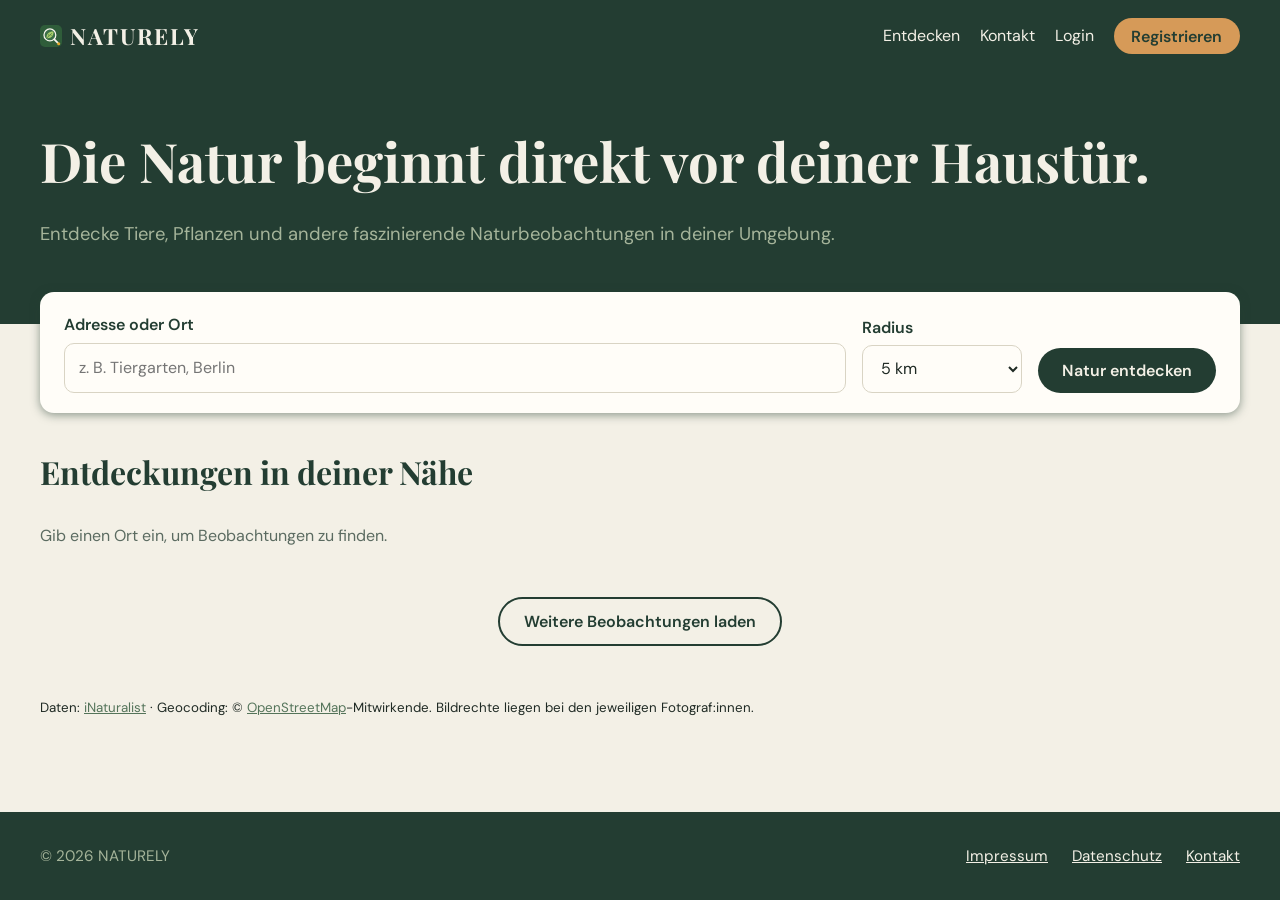
<file: frontend/index.html>
<!DOCTYPE html>
<html lang="de">
<head>
  <meta charset="utf-8">
  <meta name="viewport" content="width=device-width, initial-scale=1">
  <title>Naturbeobachtungen in deiner Umgebung – NATURELY</title>
  <meta name="description" content="NATURELY – Naturbeobachtungen in deiner Umgebung entdecken.">
  <link rel="stylesheet" href="css/style.css">
  <script src="js/ui/nav.js" defer></script>
</head>
<body>
  <a class="skip" href="#inhalt">Zum Inhalt springen</a>
  <header class="site-header">
    <div class="wrap">
      <a class="logo" href="index.html"><img src="assets/images/logo.svg" alt="">NATURELY</a>
      <button class="nav-toggle" type="button" aria-expanded="false" aria-controls="site-nav" aria-label="Menü öffnen">
        <span class="nav-toggle__bar"></span>
        <span class="nav-toggle__bar"></span>
        <span class="nav-toggle__bar"></span>
      </button>
      <nav class="site-nav" id="site-nav" aria-label="Hauptnavigation">
        <ul class="nav">
        <li><a href="index.html#suche">Entdecken</a></li>
        <li><a href="kontakt.html">Kontakt</a></li>
        <li><a href="login.html">Login</a></li>
        <li><a class="btn btn--accent" href="registrierung.html">Registrieren</a></li>
        </ul>
      </nav>
    </div>
  </header>

  <main id="inhalt">
    <section class="hero">
      <div class="wrap">
        <div>
          <h1>Die Natur beginnt direkt vor deiner Haustür.</h1>
          <p>Entdecke Tiere, Pflanzen und andere faszinierende Naturbeobachtungen in deiner Umgebung.</p>
        </div>
        <!-- <div class="hero__visual" role="img" aria-label="Platzhalter für ein Naturfoto"></div> -->
      </div>
    </section>

    <div class="wrap">
      <section class="search" id="suche" aria-label="Suche">
        <form id="search-form" novalidate>
          <div class="field">
            <label for="address">Adresse oder Ort</label>
            <input id="address" name="address" type="text" placeholder="z. B. Tiergarten, Berlin" autocomplete="street-address">
          </div>
          <div class="field">
            <label for="radius">Radius</label>
            <select id="radius" name="radius">
              <option value="1">1 km</option>
              <option value="5" selected>5 km</option>
              <option value="10">10 km</option>
              <option value="25">25 km</option>
            </select>
          </div>
          <button class="btn" type="submit">Natur entdecken</button>
        </form>
      </section>

      <section aria-labelledby="ergebnisse-titel">
        <div class="results-head">
          <h2 id="ergebnisse-titel">Entdeckungen in deiner Nähe</h2>
          <span id="count"></span>
        </div>
        <p id="status" class="status" role="status" aria-live="polite">Gib einen Ort ein, um Beobachtungen zu finden.</p>
        <ul id="results" class="grid"></ul>
        <div class="more"><button id="load-more" class="btn btn--ghost" type="button" hidden>Weitere Beobachtungen laden</button></div>
      </section>
      <p class="credits"><small>Daten: <a href="https://www.inaturalist.org/" target="_blank" rel="noopener noreferrer">iNaturalist</a> · Geocoding: © <a href="https://www.openstreetmap.org/copyright" target="_blank" rel="noopener noreferrer">OpenStreetMap</a>-Mitwirkende. Bildrechte liegen bei den jeweiligen Fotograf:innen.</small></p>
    </div>
  </main>

  <footer class="site-footer">
    <div class="wrap">
      <p>© 2026 NATURELY</p>
      <nav aria-label="Rechtliches"><ul>
        <li><a href="impressum.html">Impressum</a></li>
        <li><a href="datenschutz.html">Datenschutz</a></li>
        <li><a href="kontakt.html">Kontakt</a></li>
      </ul></nav>
    </div>
  </footer>
  <script type="module" src="js/main.js"></script>
</body>
</html>
</file>
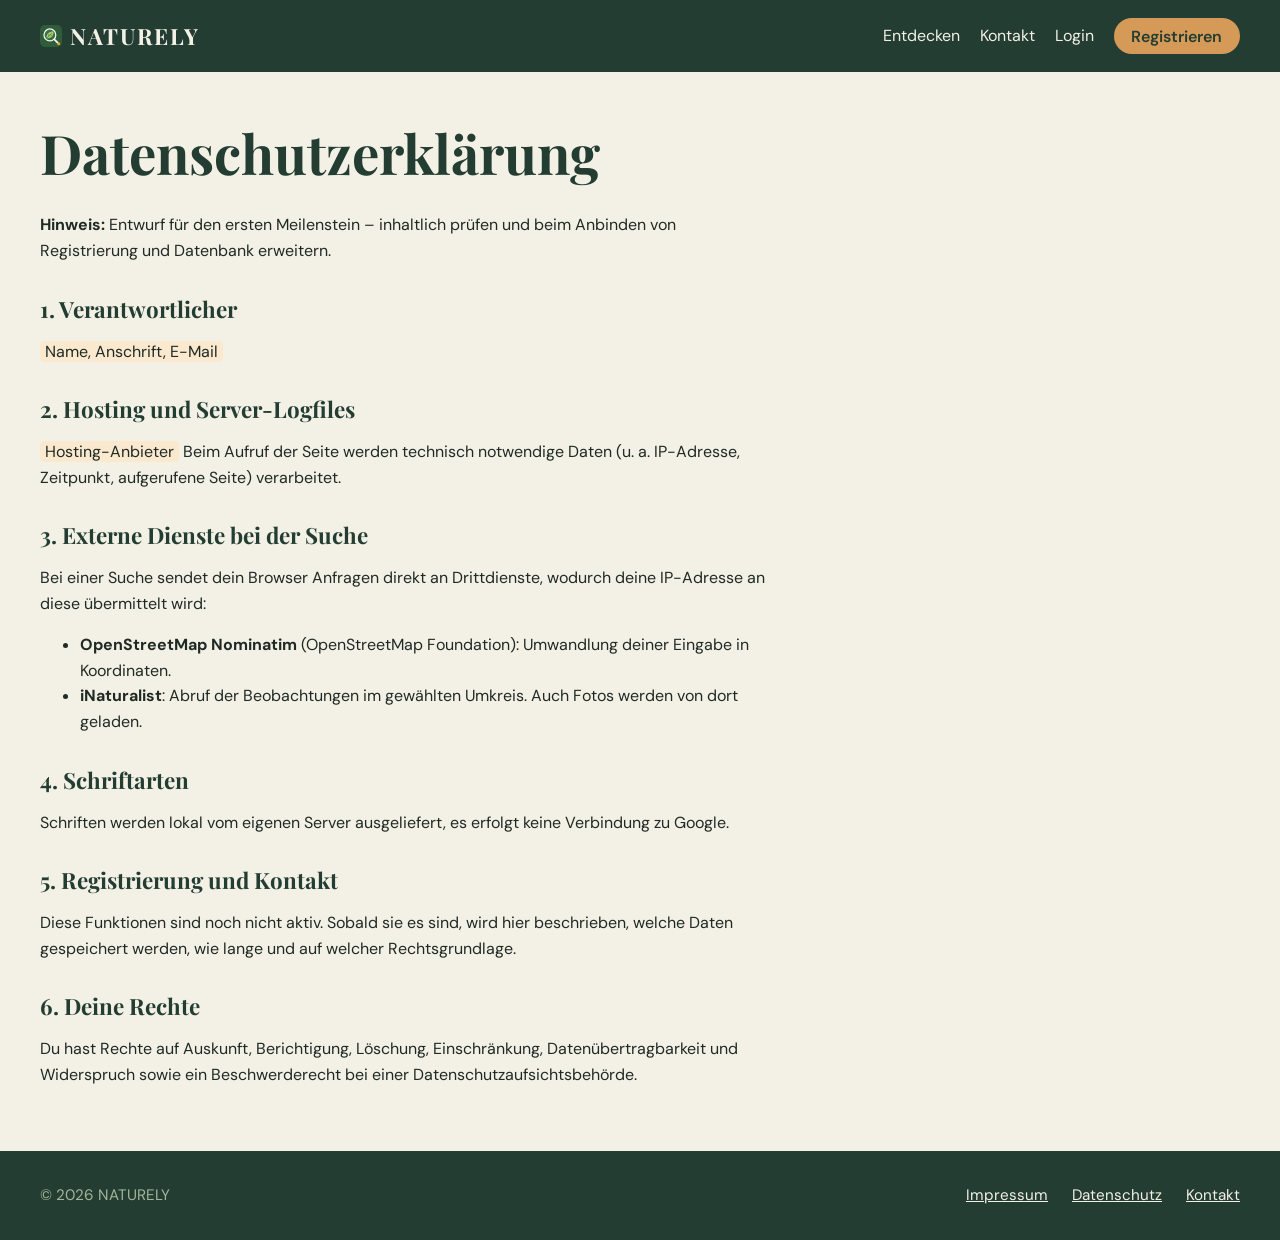
<file: frontend/datenschutz.html>
<!DOCTYPE html>
<html lang="de">
<head>
  <meta charset="utf-8">
  <meta name="viewport" content="width=device-width, initial-scale=1">
  <title>Datenschutzerklärung – NATURELY</title>
  <meta name="description" content="NATURELY – Naturbeobachtungen in deiner Umgebung entdecken.">
  <link rel="stylesheet" href="css/style.css">
  <script src="js/ui/nav.js" defer></script>
</head>
<body>
  <a class="skip" href="#inhalt">Zum Inhalt springen</a>
  <header class="site-header">
    <div class="wrap">
      <a class="logo" href="index.html"><img src="assets/images/logo.svg" alt="">NATURELY</a>
      <button class="nav-toggle" type="button" aria-expanded="false" aria-controls="site-nav" aria-label="Menü öffnen">
        <span class="nav-toggle__bar"></span>
        <span class="nav-toggle__bar"></span>
        <span class="nav-toggle__bar"></span>
      </button>
      <nav class="site-nav" id="site-nav" aria-label="Hauptnavigation">
        <ul class="nav">
        <li><a href="index.html#suche">Entdecken</a></li>
        <li><a href="kontakt.html">Kontakt</a></li>
        <li><a href="login.html">Login</a></li>
        <li><a class="btn btn--accent" href="registrierung.html">Registrieren</a></li>
        </ul>
      </nav>
    </div>
  </header>

  <main id="inhalt">
    <div class="wrap page"><article class="prose">
      <h1>Datenschutzerklärung</h1>
      <p><strong>Hinweis:</strong> Entwurf für den ersten Meilenstein – inhaltlich prüfen und beim Anbinden von Registrierung und Datenbank erweitern.</p>
      <h2>1. Verantwortlicher</h2>
      <p><span class="placeholder">Name, Anschrift, E-Mail</span></p>
      <h2>2. Hosting und Server-Logfiles</h2>
      <p><span class="placeholder">Hosting-Anbieter</span> Beim Aufruf der Seite werden technisch notwendige Daten (u. a. IP-Adresse, Zeitpunkt, aufgerufene Seite) verarbeitet.</p>
      <h2>3. Externe Dienste bei der Suche</h2>
      <p>Bei einer Suche sendet dein Browser Anfragen direkt an Drittdienste, wodurch deine IP-Adresse an diese übermittelt wird:</p>
      <ul>
        <li><strong>OpenStreetMap Nominatim</strong> (OpenStreetMap Foundation): Umwandlung deiner Eingabe in Koordinaten.</li>
        <li><strong>iNaturalist</strong>: Abruf der Beobachtungen im gewählten Umkreis. Auch Fotos werden von dort geladen.</li>
      </ul>
      <h2>4. Schriftarten</h2>
      <p>Schriften werden lokal vom eigenen Server ausgeliefert, es erfolgt keine Verbindung zu Google.</p>
      <h2>5. Registrierung und Kontakt</h2>
      <p>Diese Funktionen sind noch nicht aktiv. Sobald sie es sind, wird hier beschrieben, welche Daten gespeichert werden, wie lange und auf welcher Rechtsgrundlage.</p>
      <h2>6. Deine Rechte</h2>
      <p>Du hast Rechte auf Auskunft, Berichtigung, Löschung, Einschränkung, Datenübertragbarkeit und Widerspruch sowie ein Beschwerderecht bei einer Datenschutzaufsichtsbehörde.</p>
    </article></div>
  </main>

  <footer class="site-footer">
    <div class="wrap">
      <p>© 2026 NATURELY</p>
      <nav aria-label="Rechtliches"><ul>
        <li><a href="impressum.html">Impressum</a></li>
        <li><a href="datenschutz.html">Datenschutz</a></li>
        <li><a href="kontakt.html">Kontakt</a></li>
      </ul></nav>
    </div>
  </footer>
</body>
</html>
</file>
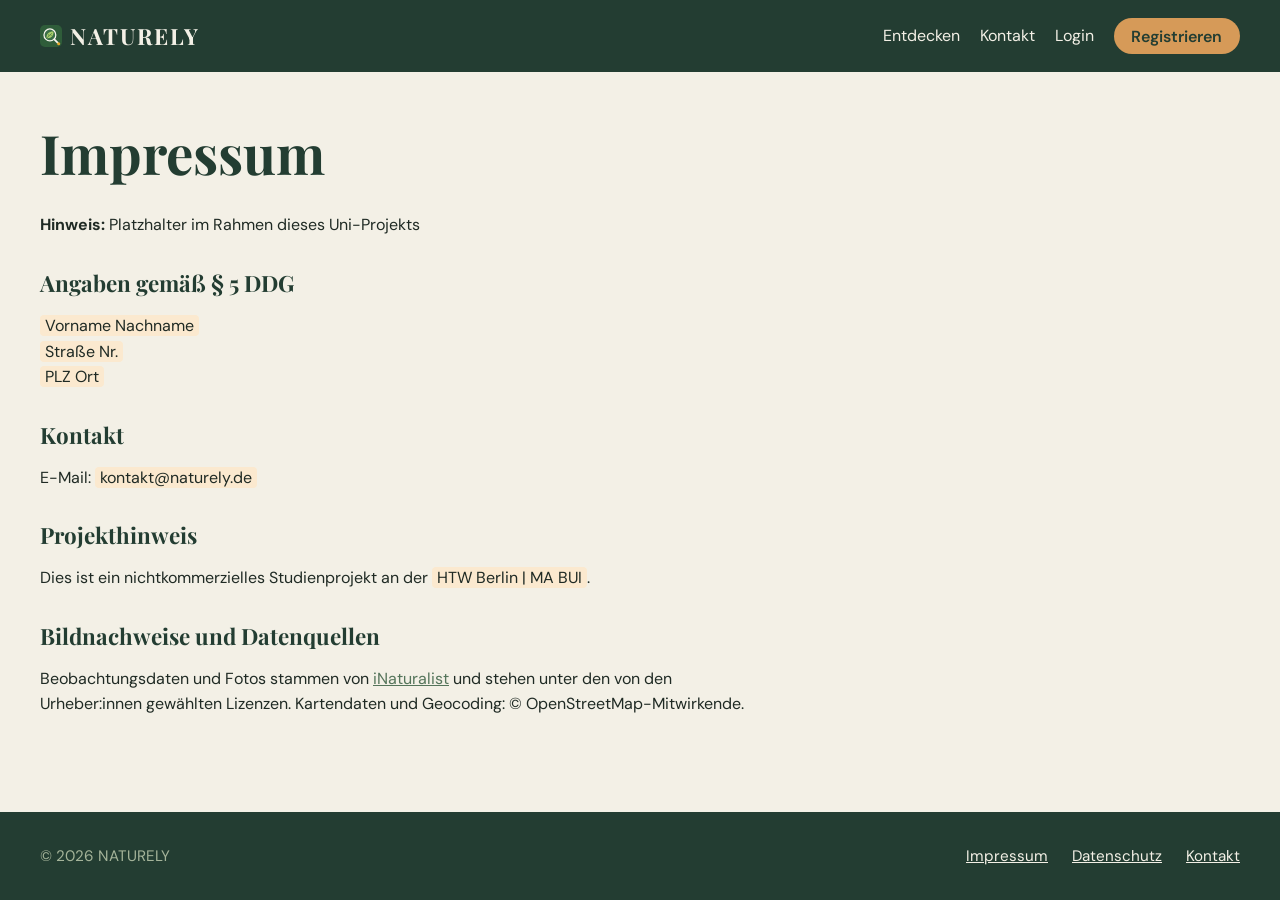
<file: frontend/impressum.html>
<!DOCTYPE html>
<html lang="de">
<head>
  <meta charset="utf-8">
  <meta name="viewport" content="width=device-width, initial-scale=1">
  <title>Impressum – NATURELY</title>
  <meta name="description" content="NATURELY – Naturbeobachtungen in deiner Umgebung entdecken.">
  <link rel="stylesheet" href="css/style.css">
  <script src="js/ui/nav.js" defer></script>
</head>
<body>
  <a class="skip" href="#inhalt">Zum Inhalt springen</a>
  <header class="site-header">
    <div class="wrap">
      <a class="logo" href="index.html"><img src="assets/images/logo.svg" alt="">NATURELY</a>
      <button class="nav-toggle" type="button" aria-expanded="false" aria-controls="site-nav" aria-label="Menü öffnen">
        <span class="nav-toggle__bar"></span>
        <span class="nav-toggle__bar"></span>
        <span class="nav-toggle__bar"></span>
      </button>
      <nav class="site-nav" id="site-nav" aria-label="Hauptnavigation">
        <ul class="nav">
        <li><a href="index.html#suche">Entdecken</a></li>
        <li><a href="kontakt.html">Kontakt</a></li>
        <li><a href="login.html">Login</a></li>
        <li><a class="btn btn--accent" href="registrierung.html">Registrieren</a></li>
        </ul>
      </nav>
    </div>
  </header>

  <main id="inhalt">
    <div class="wrap page"><article class="prose">
      <h1>Impressum</h1>
      <p><strong>Hinweis:</strong> Platzhalter im Rahmen dieses Uni-Projekts</p>
      <h2>Angaben gemäß § 5 DDG</h2>
      <p><span class="placeholder">Vorname Nachname</span><br><span class="placeholder">Straße Nr.</span><br><span class="placeholder">PLZ Ort</span></p>
      <h2>Kontakt</h2>
      <p>E-Mail: <span class="placeholder">kontakt@naturely.de</span></p>
      <h2>Projekthinweis</h2>
      <p>Dies ist ein nichtkommerzielles Studienprojekt an der <span class="placeholder">HTW Berlin | MA BUI</span>.</p>
      <h2>Bildnachweise und Datenquellen</h2>
      <p>Beobachtungsdaten und Fotos stammen von <a href="https://www.inaturalist.org/">iNaturalist</a> und stehen unter den von den Urheber:innen gewählten Lizenzen. Kartendaten und Geocoding: © OpenStreetMap-Mitwirkende.</p>
    </article></div>
  </main>

  <footer class="site-footer">
    <div class="wrap">
      <p>© 2026 NATURELY</p>
      <nav aria-label="Rechtliches"><ul>
        <li><a href="impressum.html">Impressum</a></li>
        <li><a href="datenschutz.html">Datenschutz</a></li>
        <li><a href="kontakt.html">Kontakt</a></li>
      </ul></nav>
    </div>
  </footer>
</body>
</html>
</file>
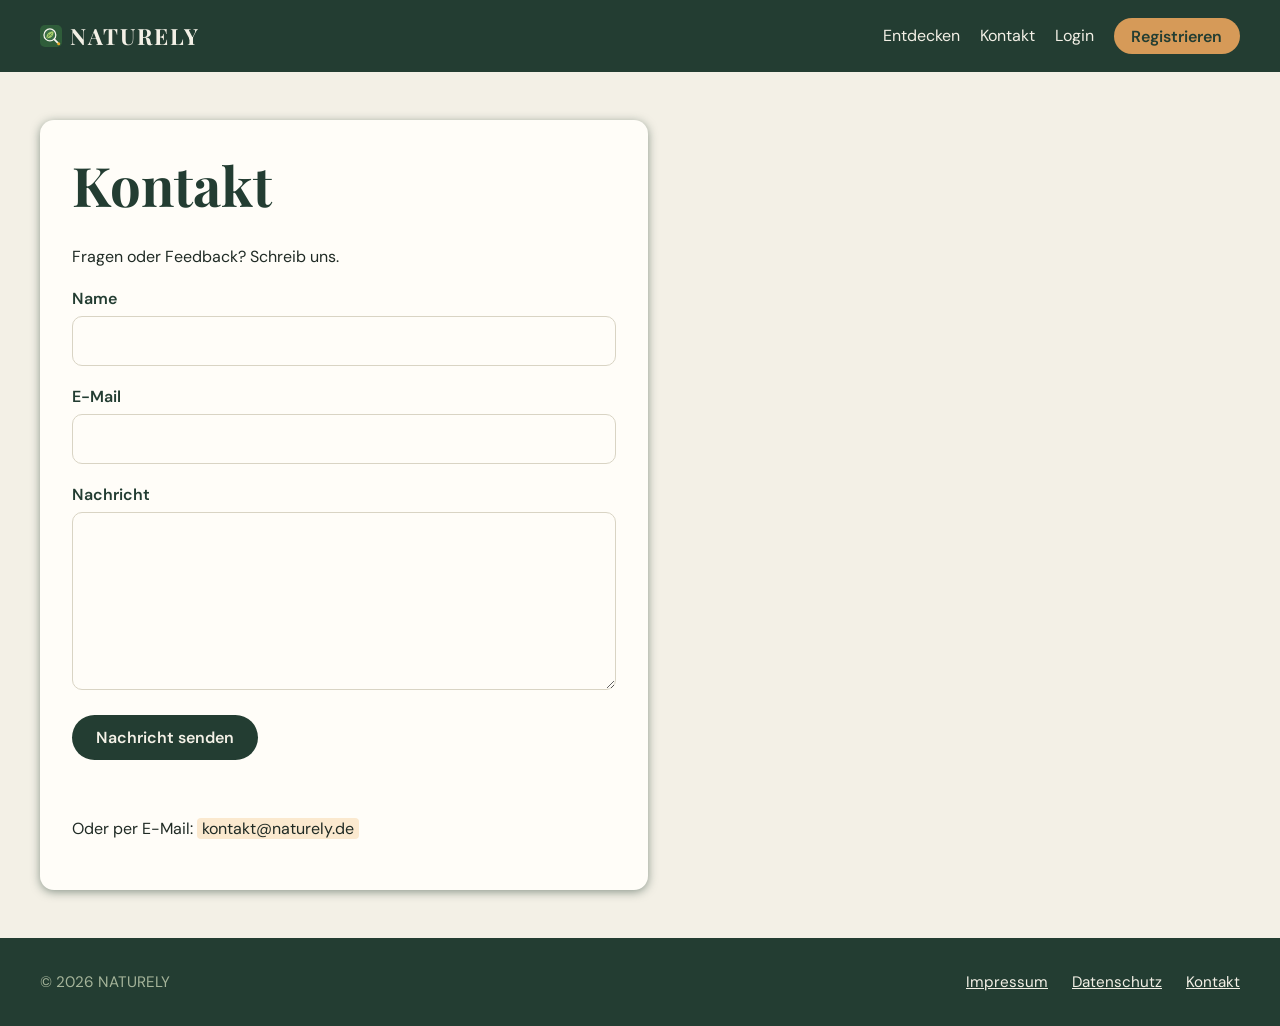
<file: frontend/kontakt.html>
<!DOCTYPE html>
<html lang="de">
<head>
  <meta charset="utf-8">
  <meta name="viewport" content="width=device-width, initial-scale=1">
  <title>Kontakt – NATURELY</title>
  <meta name="description" content="NATURELY – Naturbeobachtungen in deiner Umgebung entdecken.">
  <link rel="stylesheet" href="css/style.css">
  <script src="js/ui/nav.js" defer></script>
</head>
<body>
  <a class="skip" href="#inhalt">Zum Inhalt springen</a>
  <header class="site-header">
    <div class="wrap">
    <a class="logo" href="index.html"><img src="assets/images/logo.svg" alt="">NATURELY</a>
      <button class="nav-toggle" type="button" aria-expanded="false" aria-controls="site-nav" aria-label="Menü öffnen">
        <span class="nav-toggle__bar"></span>
        <span class="nav-toggle__bar"></span>
        <span class="nav-toggle__bar"></span>
      </button>
      <nav class="site-nav" id="site-nav" aria-label="Hauptnavigation">
        <ul class="nav">
        <li><a href="index.html#suche">Entdecken</a></li>
        <li><a href="kontakt.html">Kontakt</a></li>
        <li><a href="login.html">Login</a></li>
        <li><a class="btn btn--accent" href="registrierung.html">Registrieren</a></li>
        </ul>
      </nav>
    </div>
  </header>

  <main id="inhalt">
    <div class="wrap page">
      <div class="panel narrow">
        <h1>Kontakt</h1>
        <p>Fragen oder Feedback? Schreib uns.</p>
        <form data-static action="#" method="post">
          <div class="field"><label for="name">Name</label><input id="name" name="name" type="text" required autocomplete="name"></div>
          <div class="field"><label for="email">E-Mail</label><input id="email" name="email" type="email" required autocomplete="email"></div>
          <div class="field"><label for="message">Nachricht</label><textarea id="message" name="message" rows="6" required></textarea></div>
          <button class="btn" type="submit">Nachricht senden</button>
          <p class="form-note" role="status"></p>
        </form>
        <p>Oder per E-Mail: <span class="placeholder">kontakt@naturely.de</span></p>
      </div>
    </div>
  </main>

  <footer class="site-footer">
    <div class="wrap">
      <p>© 2026 NATURELY</p>
      <nav aria-label="Rechtliches"><ul>
        <li><a href="impressum.html">Impressum</a></li>
        <li><a href="datenschutz.html">Datenschutz</a></li>
        <li><a href="kontakt.html">Kontakt</a></li>
      </ul></nav>
    </div>
  </footer>
  <script type="module" src="js/forms.js"></script>
</body>
</html>
</file>
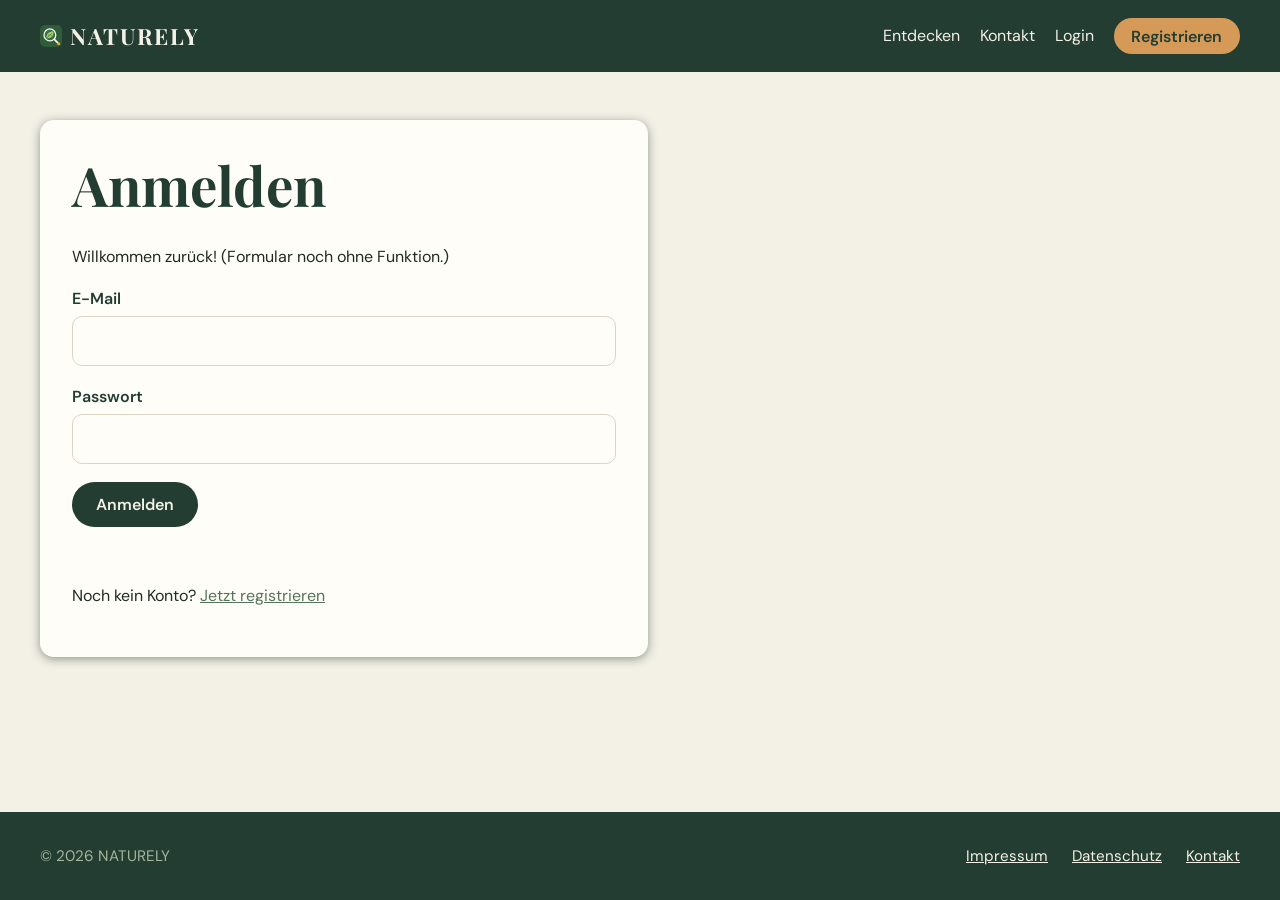
<file: frontend/login.html>
<!DOCTYPE html>
<html lang="de">
<head>
  <meta charset="utf-8">
  <meta name="viewport" content="width=device-width, initial-scale=1">
  <title>Login – NATURELY</title>
  <meta name="description" content="NATURELY – Naturbeobachtungen in deiner Umgebung entdecken.">
  <link rel="stylesheet" href="css/style.css">
  <script src="js/ui/nav.js" defer></script>
</head>
<body>
  <a class="skip" href="#inhalt">Zum Inhalt springen</a>
  <header class="site-header">
    <div class="wrap">
      <a class="logo" href="index.html"><img src="assets/images/logo.svg" alt="">NATURELY</a>
      <button class="nav-toggle" type="button" aria-expanded="false" aria-controls="site-nav" aria-label="Menü öffnen">
        <span class="nav-toggle__bar"></span>
        <span class="nav-toggle__bar"></span>
        <span class="nav-toggle__bar"></span>
      </button>
      <nav class="site-nav" id="site-nav" aria-label="Hauptnavigation">
        <ul class="nav">
        <li><a href="index.html#suche">Entdecken</a></li>
        <li><a href="kontakt.html">Kontakt</a></li>
        <li><a href="login.html">Login</a></li>
        <li><a class="btn btn--accent" href="registrierung.html">Registrieren</a></li>
        </ul>
      </nav>
    </div>
  </header>

  <main id="inhalt">
    <div class="wrap page">
      <div class="panel narrow">
        <h1>Anmelden</h1>
        <p>Willkommen zurück! (Formular noch ohne Funktion.)</p>
        <form data-static action="#" method="post">
          <div class="field"><label for="email">E-Mail</label><input id="email" name="email" type="email" required autocomplete="email"></div>
          <div class="field"><label for="password">Passwort</label><input id="password" name="password" type="password" required autocomplete="current-password"></div>
          <button class="btn" type="submit">Anmelden</button>
          <p class="form-note" role="status"></p>
        </form>
        <p>Noch kein Konto? <a href="registrierung.html">Jetzt registrieren</a></p>
      </div>
    </div>
  </main>

  <footer class="site-footer">
    <div class="wrap">
      <p>© 2026 NATURELY</p>
      <nav aria-label="Rechtliches"><ul>
        <li><a href="impressum.html">Impressum</a></li>
        <li><a href="datenschutz.html">Datenschutz</a></li>
        <li><a href="kontakt.html">Kontakt</a></li>
      </ul></nav>
    </div>
  </footer>
  <script type="module" src="js/forms.js"></script>
</body>
</html>
</file>
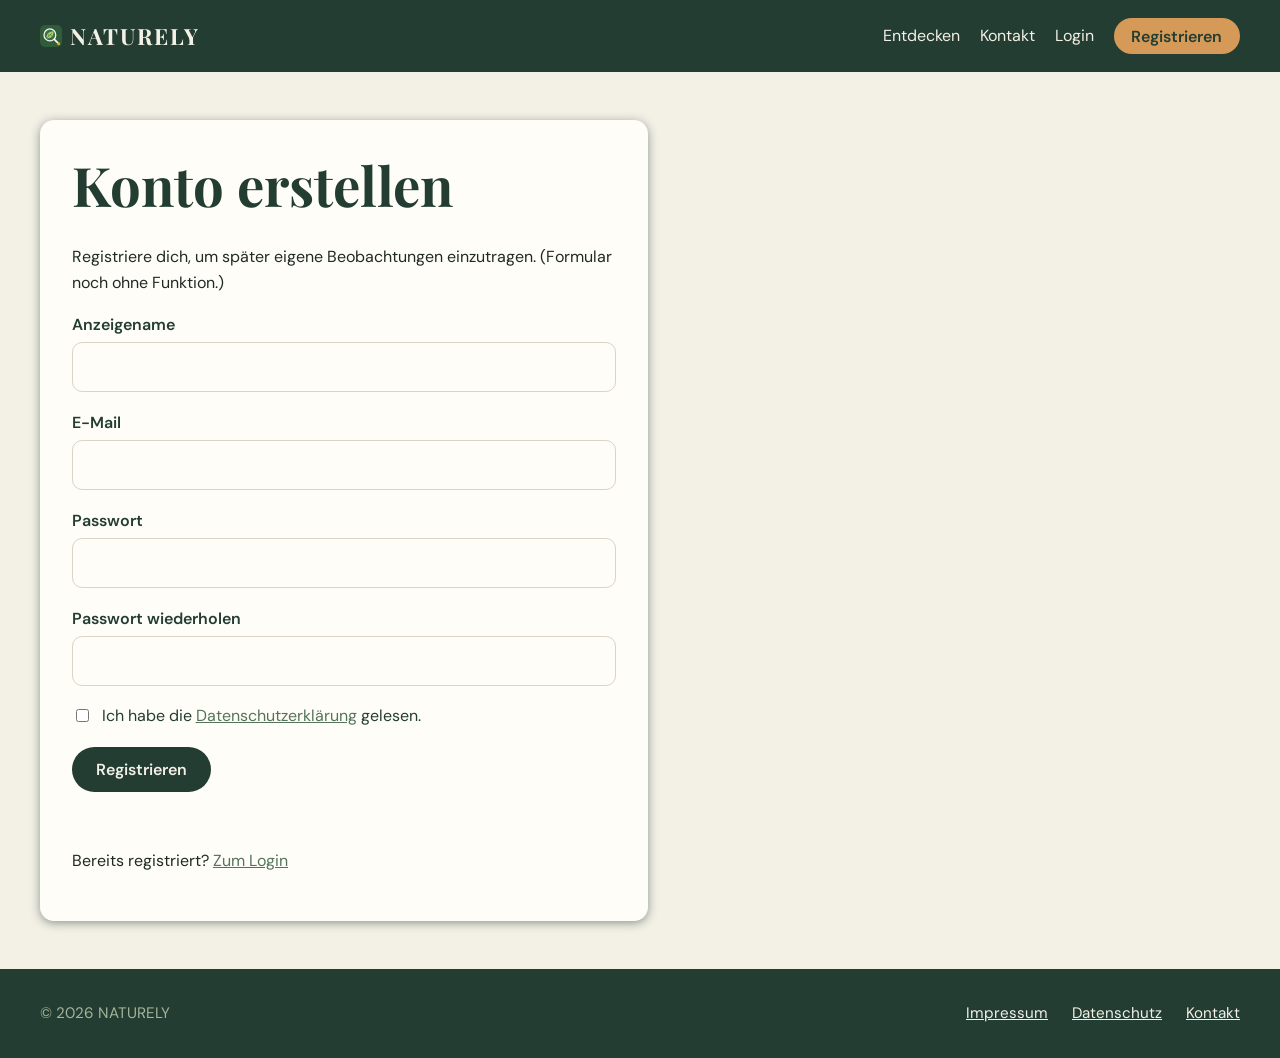
<file: frontend/registrierung.html>
<!DOCTYPE html>
<html lang="de">
<head>
  <meta charset="utf-8">
  <meta name="viewport" content="width=device-width, initial-scale=1">
  <title>Registrierung – NATURELY</title>
  <meta name="description" content="NATURELY – Naturbeobachtungen in deiner Umgebung entdecken.">
  <link rel="stylesheet" href="css/style.css">
  <script src="js/ui/nav.js" defer></script>
</head>
<body>
  <a class="skip" href="#inhalt">Zum Inhalt springen</a>
  <header class="site-header">
    <div class="wrap">
      <a class="logo" href="index.html"><img src="assets/images/logo.svg" alt="">NATURELY</a>
      <button class="nav-toggle" type="button" aria-expanded="false" aria-controls="site-nav" aria-label="Menü öffnen">
        <span class="nav-toggle__bar"></span>
        <span class="nav-toggle__bar"></span>
        <span class="nav-toggle__bar"></span>
      </button>
      <nav class="site-nav" id="site-nav" aria-label="Hauptnavigation">
        <ul class="nav">
        <li><a href="index.html#suche">Entdecken</a></li>
        <li><a href="kontakt.html">Kontakt</a></li>
        <li><a href="login.html">Login</a></li>
        <li><a class="btn btn--accent" href="registrierung.html">Registrieren</a></li>
        </ul>
      </nav>
    </div>
  </header>

  <main id="inhalt">
    <div class="wrap page">
      <div class="panel narrow">
        <h1>Konto erstellen</h1>
        <p>Registriere dich, um später eigene Beobachtungen einzutragen. (Formular noch ohne Funktion.)</p>
        <form data-static action="#" method="post">
          <div class="field"><label for="name">Anzeigename</label><input id="name" name="name" type="text" required autocomplete="nickname"></div>
          <div class="field"><label for="email">E-Mail</label><input id="email" name="email" type="email" required autocomplete="email"></div>
          <div class="field"><label for="password">Passwort</label><input id="password" name="password" type="password" required minlength="8" autocomplete="new-password"></div>
          <div class="field"><label for="password2">Passwort wiederholen</label><input id="password2" name="password2" type="password" required minlength="8" autocomplete="new-password"></div>
          <div class="field"><label class="check"><input type="checkbox" name="privacy" required> <span>Ich habe die <a href="datenschutz.html">Datenschutzerklärung</a> gelesen.</span></label></div>
          <button class="btn" type="submit">Registrieren</button>
          <p class="form-note" role="status"></p>
        </form>
        <p>Bereits registriert? <a href="login.html">Zum Login</a></p>
      </div>
    </div>
  </main>

  <footer class="site-footer">
    <div class="wrap">
      <p>© 2026 NATURELY</p>
      <nav aria-label="Rechtliches"><ul>
        <li><a href="impressum.html">Impressum</a></li>
        <li><a href="datenschutz.html">Datenschutz</a></li>
        <li><a href="kontakt.html">Kontakt</a></li>
      </ul></nav>
    </div>
  </footer>
  <script type="module" src="js/forms.js"></script>
</body>
</html>
</file>
<file: frontend/css/style.css>
/* NATURELY – Stylesheet. Aufbau: 1 Tokens · 2 Basis · 3 Layout · 4 Komponenten · 5 Seiten · 6 Responsive */
 
/* 1 Tokens */
:root {
  --forest: #233d32;
  --sage: #54745a;
  --moss: #a5b49a;
  --cream: #f3f0e6;
  --ochre: #d69a58;
  --white: #fffdf8;
  --text: #1f2a24;
  --muted: #5b6b61;
  --line: #d9d4c4;
  --error: #9b2c2c;
  --font-ui: 'DM Sans', system-ui, -apple-system, 'Segoe UI', Roboto, sans-serif;
  --font-head: 'Playfair Display', Georgia, 'Times New Roman', serif;
  --radius: 14px;
  --shadow: 0 2px 10px rgb(35 61 50 / 0.5);
  --wrap: 1200px;
}
 
/* Schriften lokal einbinden (DSGVO: kein Google-CDN). Dateien siehe assets/fonts/ */
@font-face {
  font-family: 'DM Sans';
  font-weight: 100 1000;
  font-display: swap;
  src: url('../assets/fonts/DMSans-Variable.woff2') format('woff2');
}
 
@font-face {
  font-family: 'Playfair Display';
  font-weight: 400 900;
  font-display: swap;
  src: url('../assets/fonts/PlayfairDisplay-Variable.woff2') format('woff2');
}
 
/* 2 Basis */
*,
*::before,
*::after {
  box-sizing: border-box;
}
 
html {
  scroll-behavior: smooth;
}
 
body {
  margin: 0;
  min-height: 100vh;
  display: flex;
  flex-direction: column;
  font: 1rem/1.6 var(--font-ui);
  color: var(--text);
  background: var(--cream);
}
 
main {
  flex: 1;
}
 
h1,
h2,
h3 {
  font-family: var(--font-head);
  color: var(--forest);
  line-height: 1.2;
  margin: 0 0 0.5em;
}
 
h1 {
  font-size: clamp(2rem, 5vw, 3.4rem);
}
 
h2 {
  font-size: clamp(1.5rem, 3vw, 2rem);
}
 
a {
  color: var(--sage);
}
 
a:hover {
  color: var(--ochre);
}
 
:focus-visible {
  outline: 3px solid var(--ochre);
  outline-offset: 2px;
}
 
img {
  max-width: 100%;
  display: block;
}
 
.wrap {
  width: min(100% - 2rem, var(--wrap));
  margin-inline: auto;
}
 
.skip {
  position: absolute;
  left: -999px;
  top: 0;
  background: var(--forest);
  color: #fff;
  padding: 0.5rem 1rem;
  z-index: 10;
}
 
.skip:focus {
  left: 0;
}
 
/* 3 Header / Footer */
.site-header {
  background: var(--forest);
  color: var(--cream);
  position: sticky;
  top: 0;
  z-index: 5;
}
 
.site-header .wrap {
  display: flex;
  flex-wrap: wrap;
  align-items: center;
  justify-content: space-between;
  gap: 0.5rem 1.5rem;
  padding-block: 0.8rem;
  min-height: 4.5rem;
}
 
.logo {
  display: inline-flex;
  align-items: center;
  gap: 0.5rem;
  font: 700 1.4rem var(--font-head);
  letter-spacing: 0.08em;
  color: var(--cream);
  text-decoration: none;
}
 
.logo img {
  height: 1em;
  width: auto;
}
 
.nav {
  display: flex;
  flex-wrap: wrap;
  align-items: center;
  gap: 0.25rem 1.25rem;
  list-style: none;
  margin: 0;
  padding: 0;
}
 
.nav a {
  color: var(--cream);
  text-decoration: none;
  padding: 0.25rem 0;
  border-bottom: 2px solid transparent;
}
 
.nav a:hover,
.nav a[aria-current='page'] {
  border-color: var(--ochre);
}
 
.nav .btn {
  border: 0;
  padding: 0.45rem 1.1rem;
  color: var(--forest);
}
 
.nav-toggle {
  display: none;
  flex-direction: column;
  justify-content: center;
  align-items: center;
  gap: 5px;
  width: 2.75rem;
  height: 2.75rem;
  padding: 0;
  border: 0;
  border-radius: 10px;
  background: transparent;
  color: var(--cream);
  cursor: pointer;
}
 
.nav-toggle__bar {
  display: block;
  width: 1.5rem;
  height: 2px;
  border-radius: 2px;
  background: currentcolor;
  transition: transform 0.2s, opacity 0.2s;
}
 
.nav-toggle[aria-expanded='true'] .nav-toggle__bar:nth-child(1) {
  transform: translateY(7px) rotate(45deg);
}
 
.nav-toggle[aria-expanded='true'] .nav-toggle__bar:nth-child(2) {
  opacity: 0;
}
 
.nav-toggle[aria-expanded='true'] .nav-toggle__bar:nth-child(3) {
  transform: translateY(-7px) rotate(-45deg);
}
 
.site-footer {
  background: var(--forest);
  color: var(--moss);
  margin-top: 4rem;
  padding-block: 2rem;
  font-size: 0.95rem;
  margin-top:0;
}
 
.site-footer .wrap {
  display: flex;
  flex-wrap: wrap;
  justify-content: space-between;
  align-items: center;
  gap: 1rem;
}
 
.site-footer p {
  margin: 0;
}
 
.site-footer ul {
  display: flex;
  gap: 1.5rem;
  list-style: none;
  margin: 0;
  padding: 0;
}
 
.site-footer a {
  color: var(--cream);
}
 
/* 4 Komponenten */
.btn {
  display: inline-block;
  font: 600 1rem var(--font-ui);
  padding: 0.75rem 1.5rem;
  border-radius: 999px;
  border: 0;
  background: var(--forest);
  color: var(--cream);
  cursor: pointer;
  text-decoration: none;
  transition: background 0.15s;
}
 
.btn:hover:not(:disabled) {
  background: var(--sage);
  color: #fff;
}
 
.btn:disabled {
  opacity: 0.6;
  cursor: not-allowed;
}
 
.btn--accent {
  background: var(--ochre);
  color: var(--forest);
}
 
.btn--accent:hover:not(:disabled) {
  background: #e2ab6c;
  color: var(--forest);
}
 
.btn--ghost {
  background: transparent;
  color: var(--forest);
  border: 2px solid var(--forest);
}
 
label {
  display: block;
  font-weight: 600;
  margin-bottom: 0.3rem;
  color: var(--forest);
}
 
input,
select,
textarea {
  width: 100%;
  font: inherit;
  padding: 0.7rem 0.9rem;
  border: 1px solid var(--line);
  border-radius: 10px;
  background: var(--white);
  color: var(--text);
}
 
input:focus,
select:focus,
textarea:focus {
  border-color: var(--sage);
  outline: 3px solid rgb(84 116 90 / 0.25);
}
 
.field {
  margin-bottom: 1.1rem;
}
 
.check {
  display: flex;
  gap: 0.6rem;
  align-items: flex-start;
  font-weight: 400;
}
 
.check input {
  width: auto;
  margin-top: 0.35rem;
}
 
.form-note,
.status {
  min-height: 1.5em;
  color: var(--muted);
}
 
.status--error {
  color: var(--error);
  font-weight: 600;
}
 
.badge {
  background: var(--moss);
  color: var(--forest);
  font-size: 0.8rem;
  font-weight: 700;
  padding: 0.15rem 0.7rem;
  border-radius: 999px;
}
 
.grid {
  list-style: none;
  margin: 1.5rem 0;
  padding: 0;
  display: grid;
  gap: 1.5rem;
  grid-template-columns: repeat(4, 1fr);
}
 
.card {
  height: 100%;
  display: flex;
  flex-direction: column;
  background: var(--white);
  border-radius: var(--radius);
  box-shadow: var(--shadow);
  overflow: hidden;
  transition: transform 0.15s, box-shadow 0.15s;
}
 
.card:hover {
  transform: translateY(-3px);
  box-shadow: 0 8px 22px rgb(35 61 50 / 0.18);
}
 
.card__media {
  aspect-ratio: 4 / 3;
  background: var(--moss);
}
 
.card__media img {
  width: 100%;
  height: 100%;
  object-fit: cover;
}
 
.card__media--empty {
  display: grid;
  place-items: center;
  color: var(--forest);
  font-size: 0.9rem;
}
 
.card__body {
  flex: 1;
  display: flex;
  flex-direction: column;
  padding: 1rem 1.1rem;
}
 
.card__meta {
  display: flex;
  justify-content: space-between;
  align-items: center;
  font-size: 0.85rem;
  color: var(--muted);
  gap: 0.5rem;
}
 
.card__title {
  font-size: 1.25rem;
  margin: 0.7rem 0 0.1rem;
}
 
.card__latin {
  font-style: italic;
  color: var(--muted);
  margin: 0 0 1rem;
  min-height: 1.6em;
}
 
.card__foot {
  margin-top: auto;
  padding-top: 0.8rem;
  border-top: 1px solid var(--line);
  display: flex;
  justify-content: space-between;
  gap: 0.5rem;
  font-size: 0.9rem;
}
 
/* 5 Seiten - HERO */
.hero {
  background: var(--forest);
  color: var(--cream);
}
 
.hero .wrap {
  display: grid;
  grid-template-columns: 1fr;
  gap: 2.5rem;
  align-items: center;
  padding-block: 3.5rem;
}
 
.hero h1 {
  color: var(--cream);
}
 
.hero p {
  font-size: 1.15rem;
  color: var(--moss);
}
 
.hero__visual {
  aspect-ratio: 4 / 3;
  border-radius: var(--radius);
  visibility: hidden;
  /* Platzhalter – später durch Foto ersetzen: background: url('../assets/img/hero.jpg') center / cover; */
  background: radial-gradient(circle at 70% 25%, var(--ochre) 0 9%, transparent 10%), linear-gradient(160deg, var(--sage), var(--moss) 55%, #7f9a78);
}
 
.search {
  background: var(--white);
  border-radius: var(--radius);
  box-shadow: var(--shadow);
  padding: 1.25rem 1.5rem;
  margin-top: -2rem;
  position: relative;
}
 
.search form {
  display: grid;
  grid-template-columns: 1fr 10rem auto;
  gap: 1rem;
  align-items: end;
}
 
.search .field {
  margin: 0;
}
 
.results-head {
  display: flex;
  justify-content: space-between;
  align-items: baseline;
  flex-wrap: wrap;
  margin-top: 2.5rem;
}
 
.more {
  text-align: center;
}
 
.credits {
  margin: 3rem 0 2rem;
}
 
main:has(.credits) + .site-footer {
  margin-top: 0;
}
 
.page {
  padding-block: 3rem;
}
 
.narrow {
  max-width: 38rem;
}
 
.panel {
  background: var(--white);
  border-radius: var(--radius);
  box-shadow: var(--shadow);
  padding: 2rem;
}
 
.prose {
  max-width: 46rem;
}
 
.prose h2 {
  margin-top: 2rem;
  font-size: 1.4rem;
}
 
.placeholder {
  background: #fbe9cf;
  padding: 0 0.3rem;
  border-radius: 4px;
}
 
/* 6 Responsive */
@media (max-width: 1100px) {
  .grid {
    grid-template-columns: repeat(3, 1fr);
  }
}
 
@media (max-width: 800px) {
  .grid {
    grid-template-columns: repeat(2, 1fr);
  }
 
  .hero .wrap {
    grid-template-columns: 1fr;
    padding-block: 2.5rem;
  }
 
  .hero__visual {
    aspect-ratio: 16 / 7;
    display: none;
  }
 
  .search form {
    grid-template-columns: 1fr 1fr;
  }
 
  .search .field:first-child {
    grid-column: 1 / -1;
  }
}
 
@media (min-width: 601px) {
  .site-header .wrap,
  .nav {
    flex-wrap: nowrap;
  }
}
 
@media (max-width: 600px) {
  .js .nav-toggle {
    display: flex;
  }
 
  .site-nav {
    flex-basis: 100%;
  }
 
  .js .site-nav:not(.is-open) {
    display: none;
  }
 
  .nav {
    flex-direction: column;
    align-items: stretch;
    gap: 0;
    padding-bottom: 0.5rem;
  }
 
  .nav a {
    display: block;
    padding: 0.7rem 0;
    text-align: center;
  }
 
  .nav .btn {
    margin-top: 0.5rem;
  }
}
 
@media (max-width: 520px) {
  .grid {
    grid-template-columns: 1fr;
  }
 
  .search form {
    grid-template-columns: 1fr;
  }
 
  .site-header {
    position: static;
  }
}
 
@media (prefers-reduced-motion: reduce) {
  * {
    transition: none !important;
    scroll-behavior: auto !important;
  }
}
</file>
